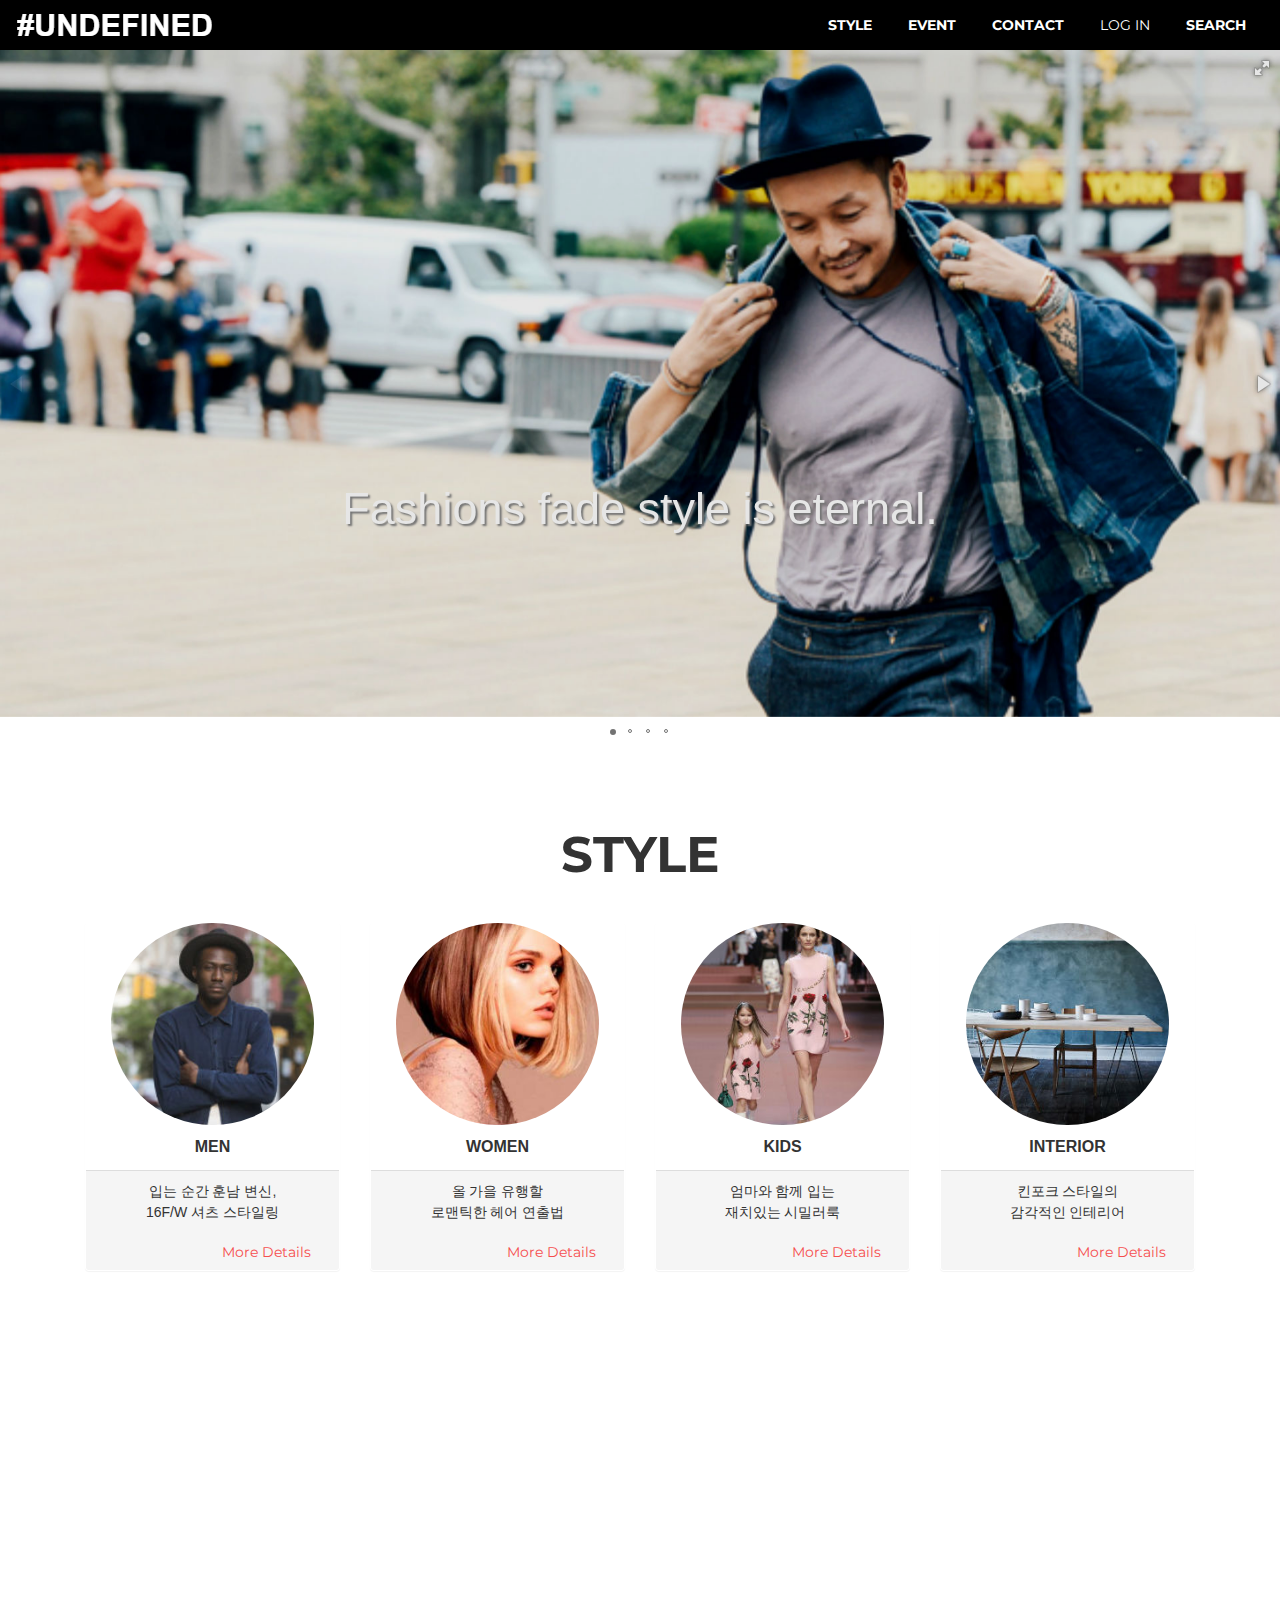
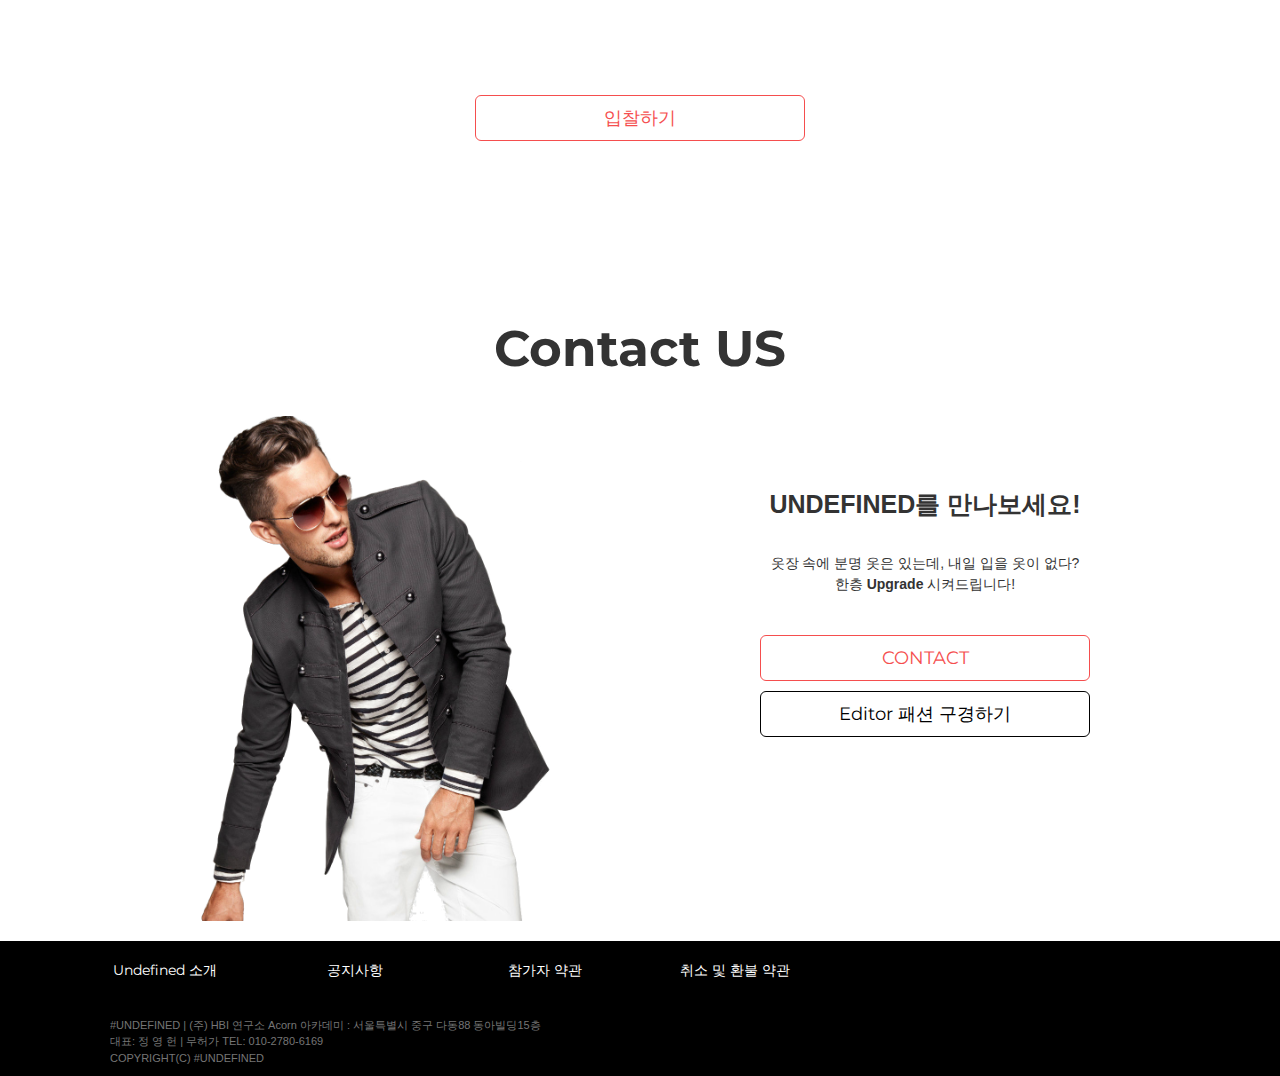
<file: index.html>
<!DOCTYPE html>
<html lang="en">
<head>
    <meta charset="UTF-8">
    <meta name="viewport" content="width=device-width, initial-scale=1.0">
    <title>UNDEFINED | HOME </title>
    <link rel="stylesheet" href="css/bootstrap.css">
    <link rel="stylesheet" href="css/fotorama.css"/>
    <link rel="stylesheet" href="css/style.css">
    <link href="https://fonts.googleapis.com/css?family=Lalezar|Limelight|Montserrat:700" rel="stylesheet">
</head>


<body data-spy="scroll" data-offset="50" data-target=".js-smooth">


   <!-- Navigation Bar -->
   <div class="row" id="nav">
     <div class="col-xs-2">
        <a href="index.html"><img src="images/index/title.png" alt=""></a>
     </div>
     <!-- 수현 id삽입 -->
     <div class="col-xs-8 pull-right js-smooth">
        <!-- 반응형 수현 수정 -->
        <ul class="nav nav-tabs visible-lg-block visible-md-block pull-right">
            <!-- 수정 -->
            <li><a href="#style" id="styleBtn">STYLE</a></li>
            <li><a href="#event" id="eventBtn">EVENT</a></li>
            <li><a href="#contact" id="contactBtn">CONTACT</a></li>
            <li><a data-toggle="modal" data-target="#js_myModal" class="btn">LOG IN</a></li>
            <li><a href="#">SEARCH</a></li>
        </ul>
        <!-- top-menu-icon 수현 삽입 -->
        <a herf="#" id="top-menu-icon" class="btn glyphicon glyphicon-menu-hamburger visible-sm-block visible-xs-block pull-right"></a>
        <a herf="#" id="top-search-icon" class="btn glyphicon glyphicon glyphicon-search visible-sm-block visible-xs-block pull-right"></a>
        <a data-toggle="modal" data-target="#js_myModal" id="top-login-icon" class="btn glyphicon glyphicon glyphicon-user visible-sm-block visible-xs-block pull-right"></a>

     </div>
   </div>
    <!-- 반응형의 메뉴탭 -->
   <div class="row js-smooth" id="menuLowRank">
           <div class="col-xs-4 visible-sm-block visible-xs-block"><a href="#style" class="btn" id="menuLowRank_StyleBtn">STYLE</a></div>
           <div class="col-xs-4 visible-sm-block visible-xs-block"><a href="#event" class="btn" id="menuLowRank_EventBtn">EVENT</a></div>
           <div class="col-xs-4 visible-sm-block visible-xs-block"><a href="#contact" class="btn" id="menuLowRank_ContactBtn">CONTACT</a></div>
   </div>
<!-- 수현 수정 -->
   <div class="row hideMenu" id="styleLowRank">
           <div class="col-xs-2 col-md-4 visible-md-block visible-lg-block"></div>
           <div class="col-xs-2 col-md-1 visible-md-block visible-lg-block"><a href="style.html" class="btn">MEN</a></div>
           <div class="col-xs-2 col-md-1 visible-md-block visible-lg-block"><a href="style.html" class="btn">WOMEN</a></div>
           <div class="col-xs-2 col-md-1 visible-md-block visible-lg-block"><a href="style.html" class="btn">KIDS</a></div>
           <div class="col-xs-2 col-md-1 visible-md-block visible-lg-block"><a href="style.html" class="btn">INTERIOR</a></div>
           <div class="col-xs-2 col-md-4 visible-md-block visible-lg-block"></div>
   </div>
<!-- 수현 추가 -->
   <div class="row hideMenu" id="styleMenuLowRank">
           <div class="col-xs-2 visible-sm-block visible-xs-block"></div>
           <div class="col-xs-2 visible-sm-block visible-xs-block"><a href="style.html" class="btn">MEN</a></div>
           <div class="col-xs-2 visible-sm-block visible-xs-block"><a href="style.html" class="btn">WOMEN</a></div>
           <div class="col-xs-2 visible-sm-block visible-xs-block"><a href="style.html" class="btn">KIDS</a></div>
           <div class="col-xs-2 visible-sm-block visible-xs-block"><a href="style.html" class="btn">INTERIOR</a></div>
           <div class="col-xs-2 visible-sm-block visible-xs-block"></div>
   </div>


   <!-- Top Image -->
   <div class="container-fluid" id="topimage">
      <div class="fotorama" data-autoplay="2000" data-allowfullscreen="true">
         <img class="img-responsive" src="images/index/top1.jpg" data-caption="Fashions fade style is eternal.<br/>&nbsp;"/>
         <img class="img-responsive" src="images/index/top2.jpg" data-caption="A girl should be two things :<br/>classy and fabulous"/>
         <img class="img-responsive" src="images/index/top3.jpg" data-caption="In order to be irreplaceable<br/>One must always be different"/>
         <img class="img-responsive" src="images/index/top4.jpg" data-caption="Fashion is confidence in myself<br/>&nbsp;"/>
     </div>
   </div>
    <!-- Top Image END-->


    <!--Contents -->
    <div class="container">

        <!-- STYLE Part -->
        <!-- JY : img 파트에 .img-circle 추가 -->
        <div class="row" id="style">
            <h1>STYLE</h1>
            <div class="col-xs-6 col-sm-3">
                <div class="panel">
                    <div class="panel-body">
                        <img class="img-responsive img-circle"src="images/index/style_m_1.jpg" alt="">
                    </div>
                    <div class="panel-heading">
                        <h4 class="panel-title">MEN</h4>
                    </div>
                    <div class="panel-footer">
                        <p class="text-center">입는 순간 훈남 변신,<br>16F/W 셔츠 스타일링</p>
                        <a id="go-Style-men" href="style.html" class="btn btn-link pull-right">More Details</a>
                    </div>
                </div>
            </div>
            <div class="col-xs-6 col-sm-3">
                <div class="panel">
                    <div class="panel-body">
                        <img class="img-responsive img-circle"src="images/index/style_w_1.jpg" alt="">
                    </div>
                    <div class="panel-heading">
                        <h4 class="panel-title">WOMEN</h4>
                    </div>
                    <div class="panel-footer">
                        <p class="text-center">올 가을 유행할<br> 로맨틱한 헤어 연출법</p>
                        <a id="go-Style-women" href="style.html" class="btn btn-link pull-right">More Details</a>
                    </div>
                </div>
            </div>

            <div class="col-xs-6 col-sm-3 exam">
                <div class="panel">
                    <div class="panel-body">
                        <img class="img-responsive  img-circle"src="images/index/style_k_1.jpg" alt="">
                    </div>
                    <div class="panel-heading">
                        <h4 class="panel-title">KIDS</h4>
                    </div>
                    <div class="panel-footer">
                        <p class="text-center">엄마와 함께 입는<br> 재치있는 시밀러룩</p>
                        <a id="go-Style-kids" href="style.html" class="btn btn-link pull-right">More Details</a>
                    </div>
                </div>
            </div>
            <div class="col-xs-6 col-sm-3">
                <div class="panel">
                    <div class="panel-body">
                        <img class="img-responsive img-circle"src="images/index/style_i_1.jpg" alt="">
                    </div>
                    <div class="panel-heading">
                        <h4 class="panel-title">INTERIOR</h4>
                    </div>
                    <div class="panel-footer">
                        <p class="text-center">킨포크 스타일의<br> 감각적인 인테리어</p>
                        <a id="go-Style-interior" href="style.html" class="btn btn-link pull-right">More Details</a>
                    </div>
                </div>
            </div>
        </div>
        <!-- Style part ENd -->
   </div>

        <!-- Event start -->
        <!-- JY .back 추가 -->
        <div class="row back" id="event">
            <h1>EVENT</h1>
            <div class="col-xs-12">
                <div class="row text-center">
                    <h4>Hipster로 가는 지름길</h4><br>
                    <p>합리적인 가격으로 <strong>Undefined 에디터들의 추천 아이템을 구입</strong>하세요!<br>
                    </p>
                    <a href="event.html" class="btn btn-default btn-lg centered">입찰하기</a>


                </div>
            </div>
        </div>
        <!-- Event part end -->
   <div class="container">
        <!-- Contact part start -->
        <div class="row" id="contact">
            <h1>Contact US</h1>
            <div class="col-xs-12 col-sm-6">
                <img class="img-responsive" src="images/index/contact.png" alt="">
            </div>
            <div class="col-xs-12 col-sm-6">
                <br><br><br>
                <h4>UNDEFINED를 만나보세요!</h4> <br>
                <p>
                옷장 속에 분명 옷은 있는데, 내일 입을 옷이 없다?<br>
                한층 <strong>Upgrade</strong> 시켜드립니다! <br>
                </p>
                <a style="margin-bottom:10px;" href="contact.html" class="btn btn-default btn-lg center-block" >CONTACT</a>
                <a id="galleryBtn" href="gallery.html" target="_blank" class="btn btn-default btn-lg center-block" >Editor 패션 구경하기</a>
                <br><br>
            </div>
        </div>
        <!-- Contact part area end -->

    </div>


    <!-- footer part start -->
    <div class="row" id="bottom">
        <div class="container">
            <div class="row bottom-nav">
                <a href="contact.html" class="btn col-xs-6 col-sm-3 col-md-2">Undefined 소개</a>
                <a data-toggle="modal" data-target="#notice1" class="btn col-xs-6 col-sm-3 col-md-2">공지사항</a>
                <a data-toggle="modal" data-target="#notice2" class="btn col-xs-6 col-sm-3 col-md-2">참가자 약관</a>
                <a data-toggle="modal" data-target="#notice3" class="btn col-xs-6 col-sm-3 col-md-2">취소 및 환불 약관</a>
            </div>
            <div class="row bottom-info">
                <div>
                    <p>
                        #UNDEFINED | (주) HBI 연구소 Acorn 아카데미
                        : 서울특별시 중구 다동88 동아빌딩15층 <br>
                        대표: 정 영 헌 | 무허가
                        TEL: 010-2780-6169
                        <br>
                        COPYRIGHT(C) #UNDEFINED
                    </p>
                </div>
            </div>
        </div>
    </div>
    <!-- 공지사항 참가자약관 취소환불 알림창 START-->
    <div id="notice1" class="modal fade">
        <div class="modal-dialog">
            <div class="modal-content">
                <div class="modal-header">
                    <button class="close" data-dismiss="modal">&times;</button>
                </div>
                <div class="modal-body">
                   <h3><p>-> 2016년 F/W 에디터들의 패션 위크가 시작되었어요</p></h3>
                   <h3><p>-> 찾아봐 주세요.</p></h3>
                   <h3><p>-> 경매 물품이 올라왔어요.</p></h3>
                </div>
                <div class="modal-footer">
                    <button class="btn btn-default" data-dismiss="modal">확인</button>
                </div>
            </div>
        </div>
    </div>
    <div id="notice2" class="modal fade">
        <div class="modal-dialog">
            <div class="modal-content">
                <div class="modal-header">
                    <button class="close" data-dismiss="modal">&times;</button>
                </div>
                <div class="modal-body">
                   <h3><p>약관은 계약의 당사자가 다수의 상대편과 계약을 체결하기 위하여 일정한 형식에 따라 미리 마련한 계약의 내용을 뜻한다[1]. 약관에는 이미 작성된 계약조항의 전체를 말하는 보통 거래약관이나 보통약관의 경우와 특약조항이나 면책약관의 경우 등이 있는데, 대량 거래의 수요에 대응하기 위하여 일반적인 계약의 내용을 당사자 한쪽이 미리 정하여 놓은 계약조항을 가리킨다.</p></h3>
                </div>
                <div class="modal-footer">
                    <button class="btn btn-default" data-dismiss="modal">확인</button>
                </div>
            </div>
        </div>
    </div>
    <div id="notice3" class="modal fade">
        <div class="modal-dialog">
            <div class="modal-content">
                <div class="modal-header">
                    <button class="close" data-dismiss="modal">&times;</button>
                </div>
                <div class="modal-body">
                   <h3><p>약관은 계약의 당사자가 다수의 상대편과 계약을 체결하기 위하여 일정한 형식에 따라 미리 마련한 계약의 내용을 뜻한다[1]. 약관에는 이미 작성된 계약조항의 전체를 말하는 보통 거래약관이나 보통약관의 경우와 특약조항이나 면책약관의 경우 등이 있는데, 대량 거래의 수요에 대응하기 위하여 일반적인 계약의 내용을 당사자 한쪽이 미리 정하여 놓은 계약조항을 가리킨다.</p></h3>
                </div>
                <div class="modal-footer">
                    <button class="btn btn-default">확인</button>
                </div>
            </div>
        </div>
    </div>
    <!-- 공지사항 참가자약관 취소환불 알림창 END-->
    <!-- YH -->
    <!-- login modal start -->
    <div id="js_myModal" class="modal fade">
        <div class="modal-dialog">
            <div class="modal-content">
                <div class="modal-header">
                    <a class="close" data-dismiss="modal">&times;</a>
                    <h4>환영합니다!</h4>
                </div>
                <div class="modal-body">
                    <form action="">
                    <div class="form-group">
                        <label for="email">이메일</label>
                        <input class="form-control" type="email" id="email" name="email" placeholder="###@###.###"/>
                        <div id="emailError" class="alert alert-danger alert-dismissible">
                            <button style="color: black;"data-dismiss="alert" class="closeBtn close pull-right">&times;</button>이메일을 입력해주세요.
                        </div>
                    </div>
                    <div class="form-group">
                        <label for="pwd">비밀번호</label>
                        <input class="form-control" type="password" id="pwd" name="pwd"/>
                        <div id="pwdError" class="alert alert-danger alert-dismissible">
                            <button style="color: black;" data-dismiss="alert" class="closeBtn close pull-right">&times;</button>비밀번호를 입력해주세요.
                        </div>
                    </div>
                </div>
                <div class="modal-footer">
                    <a>회원가입</a>
                    <a>비밀번호 찾기</a>
                    <div id="popup-login-btn" class="btn btn-primary">로그인</div>
                    <button class="btn btn-danger" data-dismiss="modal">취소</button>
                </div>
            </div>
        </div>
    </div>
    <!-- login modal END -->
    <!-- footer part start END-->


    <!-- Third party scripts -->
    <script src="js/jquery-3.1.1.js"></script>
    <script src="js/bootstrap.js"></script>
   <script src="js/fotorama.js"></script>
    <!-- 스무스 스크롤 플러그인 추가 -->
    <script src="js/jquery.smooth-scroll.js"></script>

    <!-- Our application scripts -->
    <!-- <script src="js/data.js"></script> -->
    <script src="js/index.js"></script></body>
</html>
</file>
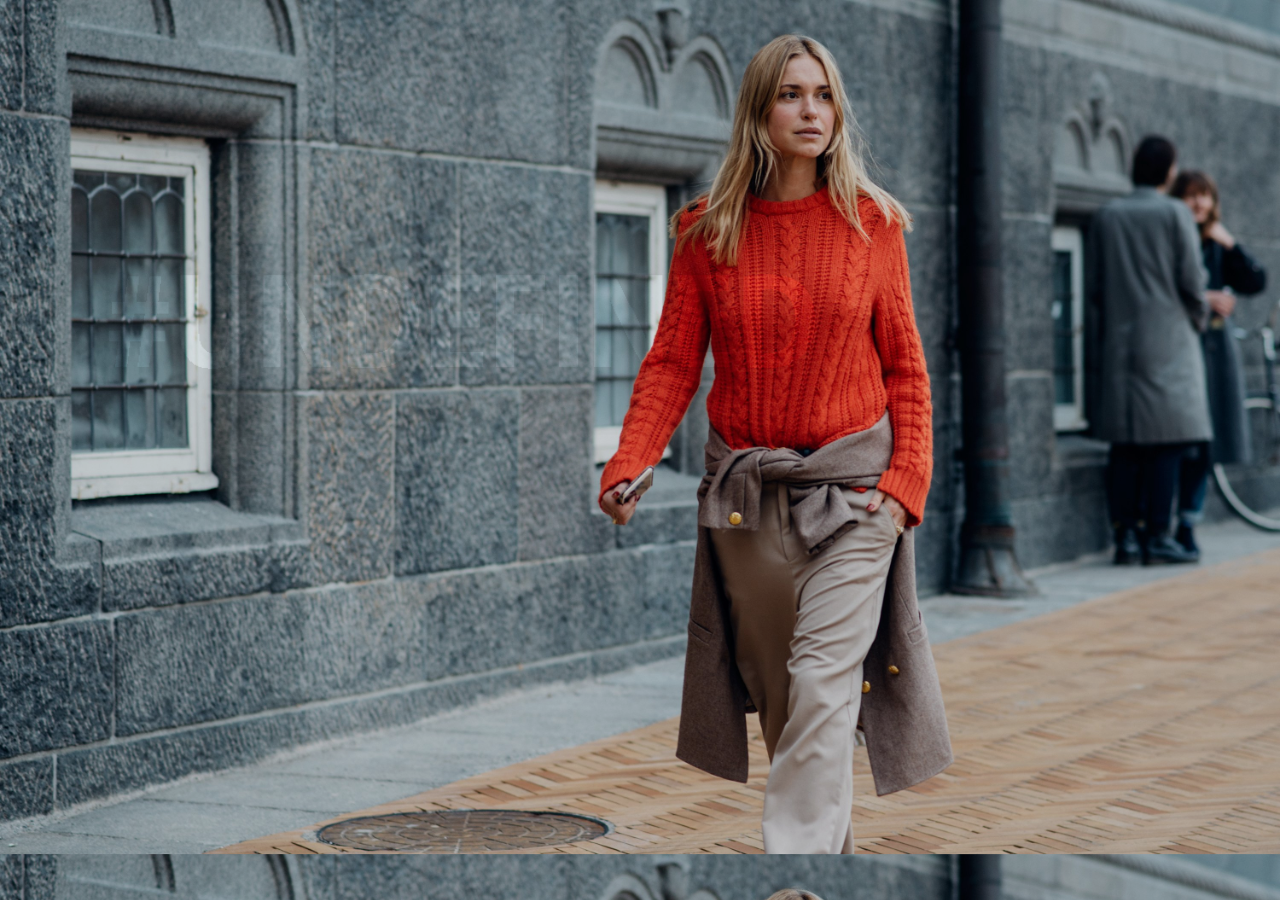
<file: start.html>
<!DOCTYPE html>
<html lang="en">
<head>
   <meta charset="UTF-8">
   <meta name="viewport" content="width=device-width, initial-scale=1.0">
   <meta http-equiv="X-UA-Compatible" content="ie=edge">
   <title>Step03_Progressbar_test.html</title>
   <script src="js/jquery-3.1.1.js"></script>
   <script src="js/bootstrap.js"></script>
   <link rel="stylesheet" href="css/bootstrap.css"/>
   <style>
   		body {
   			margin: 0;
   			background-image: url("./images/back4.jpg");
   			background-size: cover;
			/*z-index : 100;*/
   			/*background-color: black;*/
   		}
   		#body_cover {
   			width: 100%;
   			height: 100vh;
   			z-index : 100;
   			opacity: 0;
   			left:0;
   			top:0;
   			position: absolute;
   			background-size: contain;
   			background-image: url("./images/title6.png") ;
   		}
   		#content {
   			position: absolute;
   			left: calc((100% - 600px) / 2);
   			top: calc((100vh - 250px) / 2);
   			width: 600px;
   			height: 150px;
   			z-index : 1000;
   			margin: 0 auto;
   		}
   		#content img {
   			width: 100%;
   		}
   </style>
</head>
<body>
	<div id="body_cover">

			<!-- <img src="./images/title2.png" alt=""> -->

	</div>


	<script>
		// Index 페이지로 이동되는 동적 페이지
		var opaIndex = 0;
		var intervalId = setInterval(function(){
				opaIndex = opaIndex+0.01;
				$("#body_cover").css("opacity", opaIndex);
				if(opaIndex > 0.85){
					clearInterval(intervalId);
               setTimeout(function() {
                  window.location.href="index.html";
               }, 1500);
				}
		}, 60);
	</script>
</body>
</html>
</file>
<file: css/fotorama.css>
/*!
 * Fotorama 4.6.4 | http://fotorama.io/license/
 */
.fotorama__arr:focus:after,.fotorama__fullscreen-icon:focus:after,.fotorama__html,.fotorama__img,.fotorama__nav__frame:focus .fotorama__dot:after,.fotorama__nav__frame:focus .fotorama__thumb:after,.fotorama__stage__frame,.fotorama__stage__shaft,.fotorama__video iframe{position:absolute;width:100%;height:100%;top:0;right:0;left:0;bottom:0}.fotorama--fullscreen,.fotorama__img{max-width:99999px!important;max-height:99999px!important;min-width:0!important;min-height:0!important;border-radius:0!important;box-shadow:none!important;padding:0!important}.fotorama__wrap .fotorama__grab{cursor:move;cursor:-webkit-grab;cursor:-o-grab;cursor:-ms-grab;cursor:grab}.fotorama__grabbing *{cursor:move;cursor:-webkit-grabbing;cursor:-o-grabbing;cursor:-ms-grabbing;cursor:grabbing}.fotorama__spinner{position:absolute!important;top:50%!important;left:50%!important}.fotorama__wrap--css3 .fotorama__arr,.fotorama__wrap--css3 .fotorama__fullscreen-icon,.fotorama__wrap--css3 .fotorama__nav__shaft,.fotorama__wrap--css3 .fotorama__stage__shaft,.fotorama__wrap--css3 .fotorama__thumb-border,.fotorama__wrap--css3 .fotorama__video-close,.fotorama__wrap--css3 .fotorama__video-play{-webkit-transform:translate3d(0,0,0);transform:translate3d(0,0,0)}.fotorama__caption,.fotorama__nav:after,.fotorama__nav:before,.fotorama__stage:after,.fotorama__stage:before,.fotorama__wrap--css3 .fotorama__html,.fotorama__wrap--css3 .fotorama__nav,.fotorama__wrap--css3 .fotorama__spinner,.fotorama__wrap--css3 .fotorama__stage,.fotorama__wrap--css3 .fotorama__stage .fotorama__img,.fotorama__wrap--css3 .fotorama__stage__frame{-webkit-transform:translateZ(0);transform:translateZ(0)}.fotorama__arr:focus,.fotorama__fullscreen-icon:focus,.fotorama__nav__frame{outline:0}.fotorama__arr:focus:after,.fotorama__fullscreen-icon:focus:after,.fotorama__nav__frame:focus .fotorama__dot:after,.fotorama__nav__frame:focus .fotorama__thumb:after{content:'';border-radius:inherit;background-color:rgba(0,175,234,.5)}.fotorama__wrap--video .fotorama__stage,.fotorama__wrap--video .fotorama__stage__frame--video,.fotorama__wrap--video .fotorama__stage__frame--video .fotorama__html,.fotorama__wrap--video .fotorama__stage__frame--video .fotorama__img,.fotorama__wrap--video .fotorama__stage__shaft{-webkit-transform:none!important;transform:none!important}.fotorama__wrap--css3 .fotorama__nav__shaft,.fotorama__wrap--css3 .fotorama__stage__shaft,.fotorama__wrap--css3 .fotorama__thumb-border{transition-property:-webkit-transform,width;transition-property:transform,width;transition-timing-function:cubic-bezier(0.1,0,.25,1);transition-duration:0ms}.fotorama__arr,.fotorama__fullscreen-icon,.fotorama__no-select,.fotorama__video-close,.fotorama__video-play,.fotorama__wrap{-webkit-user-select:none;-moz-user-select:none;-ms-user-select:none;user-select:none}.fotorama__select{-webkit-user-select:text;-moz-user-select:text;-ms-user-select:text;user-select:text}.fotorama__nav,.fotorama__nav__frame{margin:auto;padding:0}.fotorama__caption__wrap,.fotorama__nav__frame,.fotorama__nav__shaft{-moz-box-orient:vertical;display:inline-block;vertical-align:middle;*display:inline;*zoom:1}.fotorama__nav__frame,.fotorama__thumb-border{box-sizing:content-box}.fotorama__caption__wrap{box-sizing:border-box}.fotorama--hidden,.fotorama__load{position:absolute;left:-99999px;top:-99999px;z-index:-1}.fotorama__arr,.fotorama__fullscreen-icon,.fotorama__nav,.fotorama__nav__frame,.fotorama__nav__shaft,.fotorama__stage__frame,.fotorama__stage__shaft,.fotorama__video-close,.fotorama__video-play{-webkit-tap-highlight-color:transparent}.fotorama__arr,.fotorama__fullscreen-icon,.fotorama__video-close,.fotorama__video-play{background:url(fotorama.png) no-repeat}@media (-webkit-min-device-pixel-ratio:1.5),(min-resolution:2dppx){.fotorama__arr,.fotorama__fullscreen-icon,.fotorama__video-close,.fotorama__video-play{background:url(fotorama@2x.png) 0 0/96px 160px no-repeat}}.fotorama__thumb{background-color:#7f7f7f;background-color:rgba(127,127,127,.2)}@media print{.fotorama__arr,.fotorama__fullscreen-icon,.fotorama__thumb-border,.fotorama__video-close,.fotorama__video-play{background:none!important}}.fotorama{min-width:1px;overflow:hidden}.fotorama:not(.fotorama--unobtrusive)>*:not(:first-child){display:none}.fullscreen{width:100%!important;height:100%!important;max-width:100%!important;max-height:100%!important;margin:0!important;padding:0!important;overflow:hidden!important;background:#000}.fotorama--fullscreen{position:absolute!important;top:0!important;left:0!important;right:0!important;bottom:0!important;float:none!important;z-index:2147483647!important;background:#000;width:100%!important;height:100%!important;margin:0!important}.fotorama--fullscreen .fotorama__nav,.fotorama--fullscreen .fotorama__stage{background:#000}.fotorama__wrap{-webkit-text-size-adjust:100%;position:relative;direction:ltr;z-index:0}.fotorama__wrap--rtl .fotorama__stage__frame{direction:rtl}.fotorama__nav,.fotorama__stage{overflow:hidden;position:relative;max-width:100%}.fotorama__wrap--pan-y{-ms-touch-action:pan-y}.fotorama__wrap .fotorama__pointer{cursor:pointer}.fotorama__wrap--slide .fotorama__stage__frame{opacity:1!important}.fotorama__stage__frame{overflow:hidden}.fotorama__stage__frame.fotorama__active{z-index:8}.fotorama__wrap--fade .fotorama__stage__frame{display:none}.fotorama__wrap--fade .fotorama__fade-front,.fotorama__wrap--fade .fotorama__fade-rear,.fotorama__wrap--fade .fotorama__stage__frame.fotorama__active{display:block;left:0;top:0}.fotorama__wrap--fade .fotorama__fade-front{z-index:8}.fotorama__wrap--fade .fotorama__fade-rear{z-index:7}.fotorama__wrap--fade .fotorama__fade-rear.fotorama__active{z-index:9}.fotorama__wrap--fade .fotorama__stage .fotorama__shadow{display:none}.fotorama__img{-ms-filter:"alpha(Opacity=0)";filter:alpha(opacity=0);opacity:0;border:none!important}.fotorama__error .fotorama__img,.fotorama__loaded .fotorama__img{-ms-filter:"alpha(Opacity=100)";filter:alpha(opacity=100);opacity:1}.fotorama--fullscreen .fotorama__loaded--full .fotorama__img,.fotorama__img--full{display:none}.fotorama--fullscreen .fotorama__loaded--full .fotorama__img--full{display:block}.fotorama__wrap--only-active .fotorama__nav,.fotorama__wrap--only-active .fotorama__stage{max-width:99999px!important}.fotorama__wrap--only-active .fotorama__stage__frame{visibility:hidden}.fotorama__wrap--only-active .fotorama__stage__frame.fotorama__active{visibility:visible}.fotorama__nav{font-size:0;line-height:0;text-align:center;display:none;white-space:nowrap;z-index:5}.fotorama__nav__shaft{position:relative;left:0;top:0;text-align:left}.fotorama__nav__frame{position:relative;cursor:pointer}.fotorama__nav--dots{display:block}.fotorama__nav--dots .fotorama__nav__frame{width:18px;height:30px}.fotorama__nav--dots .fotorama__nav__frame--thumb,.fotorama__nav--dots .fotorama__thumb-border{display:none}.fotorama__nav--thumbs{display:block}.fotorama__nav--thumbs .fotorama__nav__frame{padding-left:0!important}.fotorama__nav--thumbs .fotorama__nav__frame:last-child{padding-right:0!important}.fotorama__nav--thumbs .fotorama__nav__frame--dot{display:none}.fotorama__dot{display:block;width:4px;height:4px;position:relative;top:12px;left:6px;border-radius:6px;border:1px solid #7f7f7f}.fotorama__nav__frame:focus .fotorama__dot:after{padding:1px;top:-1px;left:-1px}.fotorama__nav__frame.fotorama__active .fotorama__dot{width:0;height:0;border-width:3px}.fotorama__nav__frame.fotorama__active .fotorama__dot:after{padding:3px;top:-3px;left:-3px}.fotorama__thumb{overflow:hidden;position:relative;width:100%;height:100%}.fotorama__nav__frame:focus .fotorama__thumb{z-index:2}.fotorama__thumb-border{position:absolute;z-index:9;top:0;left:0;border-style:solid;border-color:#00afea;background-image:linear-gradient(to bottom right,rgba(255,255,255,.25),rgba(64,64,64,.1))}.fotorama__caption{position:absolute;z-index:12;bottom:0;left:0;right:0;font-family:'Helvetica Neue',Arial,sans-serif;font-size:14px;line-height:1.5;color:#000}.fotorama__caption a{text-decoration:none;color:#000;border-bottom:1px solid;border-color:rgba(0,0,0,.5)}.fotorama__caption a:hover{color:#333;border-color:rgba(51,51,51,.5)}.fotorama__wrap--rtl .fotorama__caption{left:auto;right:0}.fotorama__wrap--no-captions .fotorama__caption,.fotorama__wrap--video .fotorama__caption{display:none}.fotorama__caption__wrap{background-color:#fff;background-color:rgba(255,255,255,.9);padding:5px 10px}@-webkit-keyframes spinner{0%{-webkit-transform:rotate(0);transform:rotate(0)}100%{-webkit-transform:rotate(360deg);transform:rotate(360deg)}}@keyframes spinner{0%{-webkit-transform:rotate(0);transform:rotate(0)}100%{-webkit-transform:rotate(360deg);transform:rotate(360deg)}}.fotorama__wrap--css3 .fotorama__spinner{-webkit-animation:spinner 24s infinite linear;animation:spinner 24s infinite linear}.fotorama__wrap--css3 .fotorama__html,.fotorama__wrap--css3 .fotorama__stage .fotorama__img{transition-property:opacity;transition-timing-function:linear;transition-duration:.3s}.fotorama__wrap--video .fotorama__stage__frame--video .fotorama__html,.fotorama__wrap--video .fotorama__stage__frame--video .fotorama__img{-ms-filter:"alpha(Opacity=0)";filter:alpha(opacity=0);opacity:0}.fotorama__select{cursor:auto}.fotorama__video{top:32px;right:0;bottom:0;left:0;position:absolute;z-index:10}@-moz-document url-prefix(){.fotorama__active{box-shadow:0 0 0 transparent}}.fotorama__arr,.fotorama__fullscreen-icon,.fotorama__video-close,.fotorama__video-play{position:absolute;z-index:11;cursor:pointer}.fotorama__arr{position:absolute;width:32px;height:32px;top:50%;margin-top:-16px}.fotorama__arr--prev{left:2px;background-position:0 0}.fotorama__arr--next{right:2px;background-position:-32px 0}.fotorama__arr--disabled{pointer-events:none;cursor:default;*display:none;opacity:.1}.fotorama__fullscreen-icon{width:32px;height:32px;top:2px;right:2px;background-position:0 -32px;z-index:20}.fotorama__arr:focus,.fotorama__fullscreen-icon:focus{border-radius:50%}.fotorama--fullscreen .fotorama__fullscreen-icon{background-position:-32px -32px}.fotorama__video-play{width:96px;height:96px;left:50%;top:50%;margin-left:-48px;margin-top:-48px;background-position:0 -64px;opacity:0}.fotorama__wrap--css2 .fotorama__video-play,.fotorama__wrap--video .fotorama__stage .fotorama__video-play{display:none}.fotorama__error .fotorama__video-play,.fotorama__loaded .fotorama__video-play,.fotorama__nav__frame .fotorama__video-play{opacity:1;display:block}.fotorama__nav__frame .fotorama__video-play{width:32px;height:32px;margin-left:-16px;margin-top:-16px;background-position:-64px -32px}.fotorama__video-close{width:32px;height:32px;top:0;right:0;background-position:-64px 0;z-index:20;opacity:0}.fotorama__wrap--css2 .fotorama__video-close{display:none}.fotorama__wrap--css3 .fotorama__video-close{-webkit-transform:translate3d(32px,-32px,0);transform:translate3d(32px,-32px,0)}.fotorama__wrap--video .fotorama__video-close{display:block;opacity:1}.fotorama__wrap--css3.fotorama__wrap--video .fotorama__video-close{-webkit-transform:translate3d(0,0,0);transform:translate3d(0,0,0)}.fotorama__wrap--no-controls.fotorama__wrap--toggle-arrows .fotorama__arr,.fotorama__wrap--no-controls.fotorama__wrap--toggle-arrows .fotorama__fullscreen-icon{opacity:0}.fotorama__wrap--no-controls.fotorama__wrap--toggle-arrows .fotorama__arr:focus,.fotorama__wrap--no-controls.fotorama__wrap--toggle-arrows .fotorama__fullscreen-icon:focus{opacity:1}.fotorama__wrap--video .fotorama__arr,.fotorama__wrap--video .fotorama__fullscreen-icon{opacity:0!important}.fotorama__wrap--css2.fotorama__wrap--no-controls.fotorama__wrap--toggle-arrows .fotorama__arr,.fotorama__wrap--css2.fotorama__wrap--no-controls.fotorama__wrap--toggle-arrows .fotorama__fullscreen-icon{display:none}.fotorama__wrap--css2.fotorama__wrap--no-controls.fotorama__wrap--toggle-arrows .fotorama__arr:focus,.fotorama__wrap--css2.fotorama__wrap--no-controls.fotorama__wrap--toggle-arrows .fotorama__fullscreen-icon:focus{display:block}.fotorama__wrap--css2.fotorama__wrap--video .fotorama__arr,.fotorama__wrap--css2.fotorama__wrap--video .fotorama__fullscreen-icon{display:none!important}.fotorama__wrap--css3.fotorama__wrap--no-controls.fotorama__wrap--slide.fotorama__wrap--toggle-arrows .fotorama__fullscreen-icon:not(:focus){-webkit-transform:translate3d(32px,-32px,0);transform:translate3d(32px,-32px,0)}.fotorama__wrap--css3.fotorama__wrap--no-controls.fotorama__wrap--slide.fotorama__wrap--toggle-arrows .fotorama__arr--prev:not(:focus){-webkit-transform:translate3d(-48px,0,0);transform:translate3d(-48px,0,0)}.fotorama__wrap--css3.fotorama__wrap--no-controls.fotorama__wrap--slide.fotorama__wrap--toggle-arrows .fotorama__arr--next:not(:focus){-webkit-transform:translate3d(48px,0,0);transform:translate3d(48px,0,0)}.fotorama__wrap--css3.fotorama__wrap--video .fotorama__fullscreen-icon{-webkit-transform:translate3d(32px,-32px,0)!important;transform:translate3d(32px,-32px,0)!important}.fotorama__wrap--css3.fotorama__wrap--video .fotorama__arr--prev{-webkit-transform:translate3d(-48px,0,0)!important;transform:translate3d(-48px,0,0)!important}.fotorama__wrap--css3.fotorama__wrap--video .fotorama__arr--next{-webkit-transform:translate3d(48px,0,0)!important;transform:translate3d(48px,0,0)!important}.fotorama__wrap--css3 .fotorama__arr:not(:focus),.fotorama__wrap--css3 .fotorama__fullscreen-icon:not(:focus),.fotorama__wrap--css3 .fotorama__video-close:not(:focus),.fotorama__wrap--css3 .fotorama__video-play:not(:focus){transition-property:-webkit-transform,opacity;transition-property:transform,opacity;transition-duration:.3s}.fotorama__nav:after,.fotorama__nav:before,.fotorama__stage:after,.fotorama__stage:before{content:"";display:block;position:absolute;text-decoration:none;top:0;bottom:0;width:10px;height:auto;z-index:10;pointer-events:none;background-repeat:no-repeat;background-size:1px 100%,5px 100%}.fotorama__nav:before,.fotorama__stage:before{background-image:linear-gradient(transparent,rgba(0,0,0,.2) 25%,rgba(0,0,0,.3) 75%,transparent),radial-gradient(farthest-side at 0 50%,rgba(0,0,0,.4),transparent);background-position:0 0,0 0;left:-10px}.fotorama__nav.fotorama__shadows--left:before,.fotorama__stage.fotorama__shadows--left:before{left:0}.fotorama__nav:after,.fotorama__stage:after{background-image:linear-gradient(transparent,rgba(0,0,0,.2) 25%,rgba(0,0,0,.3) 75%,transparent),radial-gradient(farthest-side at 100% 50%,rgba(0,0,0,.4),transparent);background-position:100% 0,100% 0;right:-10px}.fotorama__nav.fotorama__shadows--right:after,.fotorama__stage.fotorama__shadows--right:after{right:0}.fotorama--fullscreen .fotorama__nav:after,.fotorama--fullscreen .fotorama__nav:before,.fotorama--fullscreen .fotorama__stage:after,.fotorama--fullscreen .fotorama__stage:before,.fotorama__wrap--fade .fotorama__stage:after,.fotorama__wrap--fade .fotorama__stage:before,.fotorama__wrap--no-shadows .fotorama__nav:after,.fotorama__wrap--no-shadows .fotorama__nav:before,.fotorama__wrap--no-shadows .fotorama__stage:after,.fotorama__wrap--no-shadows .fotorama__stage:before{display:none}
</file>
<file: css/style.css>
* {
    /*border: 1px solid black;*/

    -webkit-box-sizing: border-box;
     -moz-box-sizing: border-box;
          box-sizing: border-box;
}

body {
    margin: 0;
}

.row {
    width: 100%;
    margin: 0;
}

/*YH*/
.modal-dialog {
    border-top: 50px solid rgba(0, 0, 0, 0);
}
/*YH*/
.modal-content {
    background-color: rgba(0, 0, 0, 0.69);
    color: #bdbdbd;
    /*width: 80%;*/
}
/*YH*/
.modal-header, .modal-body {
    border-bottom: rgba(0, 0, 0, 0.69);
}
.modal-footer {
    border-top: rgba(0, 0, 0, 0.69);
}
/*YH*/
.close {
    color: white;
}
.contact-icon img{
   width: 65px;
   height: 65px;
}


/*
    index.html
*/
a{
   font-family: 'Montserrat', sans-serif;
}
h1{
	font-size: 50px;
	font-family: 'Montserrat', sans-serif;
	text-align: center;
	font-weight: bold;
	margin-top: 80px;
	margin-bottom: 40px;
}
h4{
    font-weight: bold;
    font-size: 25px;
    line-height: 1.5em;
}

p{
   line-height: 1.5em;
   /*font-family:'Batang', serif;;*/
}

.top-image {
    width: 100%;
}

.panel-title{
	text-align: center;
}

.panel-body{
   padding: 0px;
}

.img-responsive{
   margin: auto;
   width: 80%;
}
.panel-footer{
	height: 100px;
}

.btn-link{
   color: #f54e4e;
}

.carousel-control{}

#nav{
	background-color: black;
	font-weight: bold;
   position: fixed;
   z-index: 99999999;
   border-color: black;
}

#nav li{
   border: 1px solid black;
}

#nav li, a{
   margin-top: 1.5px;
   color: white;
}

.nav-tabs {
    float:left;
}

#style-minibar {
    margin-left: 8%;
}
/*#topbox{
   border-top: 50px solid black;
}*/

.btn-default {
  width: 330px;
  margin-top: 40px;
  margin-bottom: 20px;
  border: 1px solid #f54e4e;
  color: #f54e4e;
  background-color: transparent;
}
.btn-default:hover,
.btn-default:focus {
  border: 1px solid #f54e4e;
  outline: none;
  color: white;
  background-color: #f54e4e;
}

#bottom{
    background-color: black;
    padding-top: 40px;
}
/*YH*/
.bottom-info {
    padding-left: 40px;
}
.bottom-info div {
    float:left;
    overflow: hidden;
    margin-right: 50px;
    margin-top: 30px;
    color: #757575;
    /*width: 350px;*/

}
.bottom-info div p {
    font-size: 11px;
}

#style{
   padding-bottom: 80px;
}

#contact{
   text-align: center;
}

.back{
   margin: 0 auto;
   background-image: url('../images/index/back.jpg');
   background-size: cover;
   background-attachment: fixed;
   display: inline-block;
   color: white;
}

#event{
   padding-bottom: 80px;
}
/*#top-menu-icon{
	font-size: 30px;
	padding-top: 10px;
}*/
.hideMenu{
  display: none;
}

.styleLowRankActive{
	display: block;
   position: fixed;
   top: 50px;
   z-index: 99999999;
   background-color: #000;
   color: white;
}
.menuLowRankActive{
  display:block;
  position: fixed;
  top: 40px;
  z-index: 99999999;
  background-color: #000;
  color: white;
}

.styleMenuLowRankActive{
  display:block;
  position: fixed;
  top: 70px;
  z-index: 99999999;
  background-color: #000;
  color: white;
  opacity: 0.5;
}

#menuLowRank div{
  text-align: center;
}
#galleryBtn {
    margin-top: 0;
    border-color: black;
    color: black;
}
#galleryBtn:hover {
    background-color: black;
    color: white;
}

#topimage{
  margin:0px;
  padding:0px;
  border:0px;
  filter: brightness(90%);
}
.fotorama__caption__wrap{
  font-size: 45px;
  width: 700px;
  margin-left: calc((100% - 700px) /2 );
  margin-bottom: 10%;
  background-color: rgba(255,255,255,0);
  color: white;
  text-align: center;
  text-shadow: 2px 2px 2px gray;
  line-height: 50px;
}

/*
    Style.html
*/

.season-bar div {
    display: inline-block;
}
#curPeriod {
    font-family: 'Gentium Basic', serif;
    font-weight: bold;
    font-style: italic;
    width: calc(100% - 100px);
    text-align: center;
    font-size: 40px;
    margin:0;
}
#prePeriodBtn{
    float:left;
}
#nextPeriodBtn{
    float:right;
}
.arrow {
    width: 40px;
}
.arrow img {
    width: 100%;
}

#style-area{
    margin-top: 50px;
}
#style-image-box {
    padding: 0;
}
#style-comment-box {
   position: relative;
   padding-left: 50px;
}
#style-editor-box {
    margin: 0 auto;
    border-bottom: 2px solid black;
}
#style-editor-box:after {
    content: "";
    display: block;
    line-height: 1px;
    border-bottom: 1px solid gray;
    /*padding-top: 5px;*/
}
.style-editor-profile {
    width: 17%;
    display: inline-block;
    padding: 0 10px;
}
.gray-scale {
    -webkit-filter: grayscale(100%);
    filter: gray;
}

#style-comment p {
    overflow: hidden;
    overflow-y: scroll;
    font-weight: 300;
}
#more-comment-Btn {
    width: 100%;
    color: #eea236;
    background-color: transparent;
}
#more-comment-Btn:hover {
    width: 100%;
    color: white;
    background-color: #eea236;
}

#user-comment-input-area {
    margin-top: 50px;
    background-color: rgba(202, 202, 202, 0.32);
    padding: 0 0 10px 5px;
}
#user-comment-input-area h4 {
    font-size: 20px;
    margin-left: 15px;
}
#user-comment-inputBox {
    margin-bottom: 10px;
}
#user-comment-btn {
    padding-left:0;
}
#user-comment-btn button{
    width:70px;
    height:50px;
    margin-top: 0;
    margin-bottom: 0;
}

.user-comment-box{
   margin-top: 50px;
}

.user-comment{
   margin-top: 20px;
}
.user-comment strong {
    font-size: 18px;
}
.user-comment span {
    margin-left: 20px;
    font-size: 11px;
    color: gray;
}
/*YH*/
#style-editor-box img {
    cursor: pointer;
    border-radius: 10px;
}
.image-selected img{
    border: 7px solid #f54e4e;
}
#prePeriodBtn, #nextPeriodBtn {
    cursor: pointer;
}

.stylehideMenu{
  display: none;
}
.menuLowRankActive{
  display:block;
  position: fixed;
  top: 40px;
  z-index: 99999999;
  background-color: #000;
  color: white;
}

#event-menuLowRank div{
  text-align: center;
}
/*수현추가 END 161021*/

/*JY*/
#style-image{
   width: 100%;
   /*height: 400px;*/
}


#style-imgWin{
   height: 40px;
   width: 40px;
   margin: 10px;
   border-radius: 20%;
   box-shadow: 0 2px 2px 0 rgba(1, 1, 1, 0.8), 0 2px 2px 0 rgba(1, 1, 1, 0.8);
}




/*
    event.html
*/
.modal-dialog.modal-fullsize {
	width: 80%;
	height: 50%;
	margin: 0 auto;
	padding: 0;
}
.modal-content.modal-fullsize {
	height: auto;
	min-height: 100%;
	border-radius: 0;
}
.tooltip-inner {
    background-color: red;
}
.tooltip-arrow {
    border-top-color: red !important;
}
#pop-up{
	background-color: red;
	-webkit-transition:all 0.4s ease-out;
}
/*수현추가 START 161021*/
.eventhideMenu{
  display: none;
}
.style-menuLowRankActive{
  display:block;
  position: fixed;
  top: 50px;
  /*z-index: 99999999;*/
  background-color: #000;
  color: white;
}
.style-styleMenuLowRankActive{
  display:block;
  position: fixed;
  top: 85px;
  /*z-index: 99999999;*/
  background-color: #000;
  color: white;
  opacity: 0.5;
}
#style-menuLowRank div, #styleMenuLowRank div{
  text-align: center;
}
/*수현추가 END 161021*/
.hidebar {
    border-top: 60px solid white;
}
.container.hidebar.showbar {
    border-top: 150px solid white;
}
h5{
   text-align: center;
   margin-top: 20px;
   font-size: 25px;
   font-weight:bold;
}

.search-area {
    margin-top: 70px;
    padding-right: 15px;
    padding-left: 15px;
}

.search-icon{
   margin-left: 3px;
   margin-right: 3px;
}

#search{
   height: 35px;
   /*width: 40%;*/
}

.btn-default2{
  width: 100%;
  margin: 0 auto;
  border: 1px solid #f54e4e;
  color: #f54e4e;
  background-color: transparent;
}
.btn-default2:hover,
.btn-default2:focus {
  border: 1px solid #f54e4e;
  outline: none;
  color: white;
  background-color: #f54e4e;
}

.item-box img{
   margin-top: 20px;
}

.season-bar{
   margin-top: 30px;
   margin-bottom: 30px;
   /*background-color: #f54e4e;*/
   opacity: 0.8;
   color: black;
}

@media (max-width: 460px) {
   #searchBtn {
      display: block;
   }
}




/*
    contact.html
*/

.profile-area {
    margin-top: 50px;
}
.profile-box {
    margin-top: 30px;
}
/*.profile-img{
   margin-top: 30px;
}*/
.mapDiv{
    width: 100%;
   padding-top: 70px;
   padding-bottom: 50px;
   margin: 0 auto;
}
#map {
  bottom:0px;
  height: 400px;
  width:100%;
  right: 0px;
}
#bottom {
    padding-top: 10px;
    margin-top: 20px;
}
#contact-info {
    padding-left: 100px;
}

/*YH*/
#js_myModal .modal-footer a {
    margin-right: 10px;
    color: white;
}

.profile-img{
  margin-right: 20px;
  margin-top: 15px;
}





/*수현추가 START 161021*/
.contacthideMenu{
  display: none;
}
.menuLowRankActive{
  display:block;
  position: fixed;
  top: 40px;
  z-index: 99999999;
  background-color: #000;
  color: white;
}
#contact-menuLowRank div{
  text-align: center;
}
/*수현추가 END 161021*/



@media (min-width: 1201px) {
    #style-image, #style-comment-box {
        height: 506px;
    }
    #style-editor-box {
        height: 85px;
    }
    #style-editor-box:after {
        padding-top: 5px;
    }
    #style-editor-profile-box {
        margin-left: 70px;
    }
    #style-comment {
        margin-top: 5px;
        height: calc(100% - 85px - 34px);
    }
    #voteBtn {
       position: absolute;
       margin: 0;
       right:30px;
       bottom:0px;
    }

    #search {
        width: 504px;
        /*margin-bottom: 3px;*/
    }
    #searchBtn, #totalBtn {
        width: 80px;
        float: right;
    }

    .profile-img{
      width: 120px;
      height: 120px;
    }

    #topimage{
     margin-top:50px;
   }

}
@media (min-width:993px) and (max-width: 1200px){
    #style-image, #style-comment-box {
        height: 417px;
    }
    #style-editor-box {
        height: 65px;
    }
    #style-editor-box:after {
        padding-top: 2px;
    }
    #style-editor-profile-box {
        margin-left: 50px;
    }
    #style-comment {
        margin-top: 5px;
        height: calc(100% - 65px - 34px);
    }
    #style-comment p {
        height: calc(100% - 37px - 34px - 5px);
    }
    #voteBtn {
       position: absolute;
       margin: 0;
       right:30px;
       bottom:0px;
    }

    #search {
        width: 405px;
        /*margin-bottom: 3px;*/
    }
    #searchBtn, #totalBtn {
        width: 80px;
        float: right;
    }

    .profile-img {
        width: 100px;
        height: 100px;
    }
    #topimage{
     margin-top:50px;
  }
}
@media (min-width:769px) and (max-width: 992px){
    #style-image, #style-comment-box {
        height: 320px;
    }
    #style-editor-box {
        height: 45px;
    }
    #style-editor-profile-box {
        margin-left: 35px;
    }
    #style-comment {
        margin-top: 5px;
        height: calc(100% - 45px - 34px);
    }
    #style-comment h4 {
        font-size: 20px;
    }
    #style-comment p {
        height: calc(100% - 37px - 34px - 5px);
    }
    #voteBtn {
       position: absolute;
       margin: 0;
       right:30px;
       bottom:0px;
    }

    #user-comment-btn button{
        width: 100%;
    }

    #search {
        width:294px;
        /*margin-bottom: 3px;*/
    }
    #searchBtn, #totalBtn {
        width: 80px;
        float: right;
    }

    .profile-img{
        width: 100px;
        height: 100px;
    }
}
@media (max-width: 768px){
    #style-image {
        width: 100%;
    }
    #style-comment-box {
        margin-top: 20px;
        width: 100%;
        padding: 0 0;
    }
    #style-editor-profile-box {
        width: 100%;
    }
    .style-editor-profile {
        width: 19%;
        padding: 0;
        margin: 0;
    }
    .style-editor-profile img {
        width: 100%;
    }
    #style-comment h4 {
        font-size: 16px;
    }
    #style-comment p {
        overflow: hidden;
    }
    #voteBtn {
        margin-top:10px;
        width: 100%;
    }

    #user-comment-btn button{
        width: 100%;
        padding-left: 4px;
        font-size: 12px;
    }
    #user-comment-inputBox {
        margin-bottom: 10px;
        padding-right: 3px;
    }


    #search {
        width:90%;
        margin-bottom: 5px;
    }
    #searchBtn, #totalBtn {
        width: 47%;
        float:left;
    }


    .profile-img{
        width: 60px;
        height: 60px;
        margin-top: 15px;
        margin-right: 15px;
    }
    .profile-name {
        font-size: 20px;
    }
    .profile-comment {
        margin-top: 25px;
        width: 100%;
    }

    .contact-icon {
        padding-left: 30%;
        margin-bottom: 20px;
        margin-top: 20px;
    }
    .contact-icon img {
        margin: 0 5%;
        width: 50px;
        height: 50px;
    }

    #topimage{
     margin-top:10px;
   }
}
@media (max-width: 660px){
    .profile-name, .profile-level .profile-comment{
        clear: left;
    }
    #topimage{
      margin-top:10px;
    }
}
</file>
